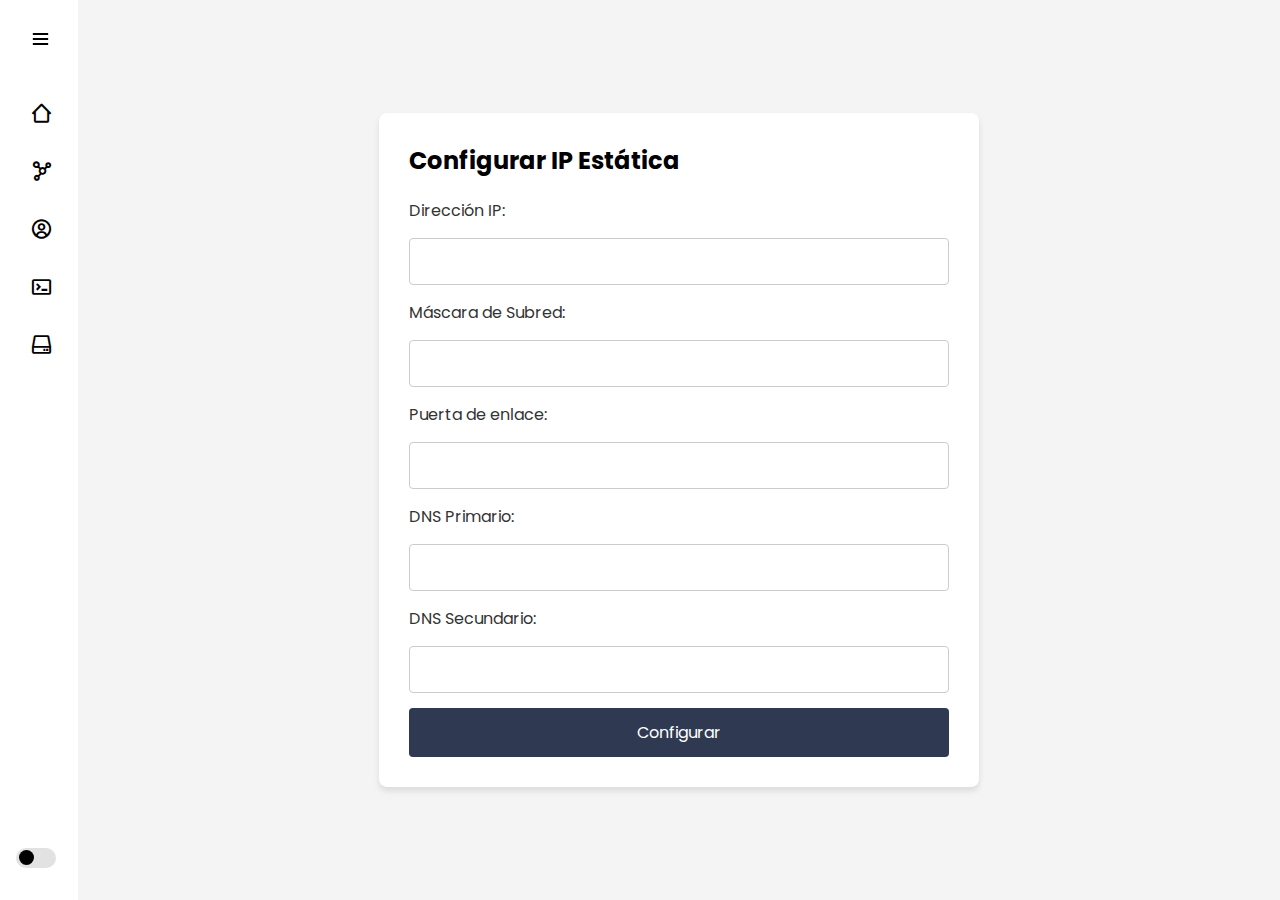
<file: templates/configurar_ip.html>
<!DOCTYPE html>
<html lang="es">
  <head>
    <meta charset="UTF-8" />
    <meta http-equiv="X-UA-Compatible" content="IE=edge" />
    <meta name="viewport" content="width=device-width, initial-scale=1.0" />
    <title>Configurar IP Estática - Tivotal</title>
    <link rel="stylesheet" href="/static/styles.css" />
    <link href="https://unpkg.com/boxicons@2.1.4/css/boxicons.min.css" rel="stylesheet"/>
    <style>
      /* Reglas adicionales para modo oscuro en toda la página */
      body.dark-mode {
        background-color: #121212;
        color: #ffffff; /* Cambio el color del texto a blanco */
      }
      body.dark-mode .home {
        background-color: #1d1b31;
      }
      body.dark-mode a {
        color: #66b2ff;
      }
      body.dark-mode .container {
        background-color: #222;
        color: #fff; /* Cambio el color del texto dentro del contenedor */
      }
      /* Estilo para el formulario */
      body.dark-mode form {
        background-color: #333;
        padding: 20px;
        border-radius: 8px;
        color: #fff; /* Cambio el color del texto del formulario */
      }
      body.dark-mode input, body.dark-mode button {
        background-color: #444;
        border: 1px solid #666;
        color: #fff; /* Cambio el color del texto dentro de los inputs y botones */
      }
      body.dark-mode input:focus, body.dark-mode button:hover {
        background-color: #555;
      }
      body.dark-mode label {
        color: #ccc; /* Cambio el color de las etiquetas a un tono claro */
      }
    </style>
  </head>
  <body>
    <!-- Sidebar (igual que en index.html) -->
    <section class="sidebar">
      <div class="nav-header">
        <p class="logo">Tivotal</p>
        <i class="bx bx-menu btn-menu"></i>
      </div>
      <ul class="nav-links">
        <li>
          <a href="/">
            <i class="bx bx-home-alt-2"></i>
            <span class="title">Home</span>
          </a>
          <span class="tooltip">Home</span>
        </li>
        <li>
          <a href="/configurar_ip">
            <i class="bx bx-network-chart"></i>
            <span class="title">Configurar IP</span>
          </a>
          <span class="tooltip">Configurar IP</span>
        </li>
        <li>
          <a href="/gestion_usuarios">
            <i class="bx bx-user-circle"></i>
            <span class="title">Gestión de Usuarios</span>
          </a>
          <span class="tooltip">Gestión de Usuarios</span>
        </li>
        <li>
          <a href="/ssh_terminal">
            <i class="bx bx-terminal"></i>
            <span class="title">Terminal SSH</span>
          </a>
          <span class="tooltip">Terminal SSH</span>
        </li>
        <li>
          <a href="/almacenamiento">
            <i class="bx bx-hdd"></i>
            <span class="title">Almacenamiento y RAID</span>
          </a>
          <span class="tooltip">Almacenamiento y RAID</span>
        </li>
      </ul>
      <div class="theme-wrapper">
        <i class="bx bxs-moon theme-icon"></i>
        <p>Dark Theme</p>
        <div class="theme-btn">
          <span class="theme-ball"></span>
        </div>
      </div>
    </section>
    
    <!-- Contenido Central (adaptado para configurar IP) -->
    <section class="home">
      <div class="container">
        <h1>Configurar IP Estática</h1>
        <form id="ip-form" method="POST" action="/configurar">
          <label for="ip-address">Dirección IP:</label>
          <input type="text" id="ip-address" name="ip-address" required>

          <label for="subnet-mask">Máscara de Subred:</label>
          <input type="text" id="subnet-mask" name="subnet-mask" required>

          <label for="gateway">Puerta de enlace:</label>
          <input type="text" id="gateway" name="gateway" required>

          <label for="dns1">DNS Primario:</label>
          <input type="text" id="dns1" name="dns1" required>

          <label for="dns2">DNS Secundario:</label>
          <input type="text" id="dns2" name="dns2" required>

          <button type="submit">Configurar</button>
        </form>
      </div>
    </section>
    
    <!-- Script: Igual que en index.html para manejar el sidebar y el tema -->
    <script>
        const btn_menu = document.querySelector(".btn-menu");
        const side_bar = document.querySelector(".sidebar");
      
        btn_menu.addEventListener("click", function () {
          side_bar.classList.toggle("expand");
          changebtn();
        });
      
        function changebtn() {
          if (side_bar.classList.contains("expand")) {
            btn_menu.classList.replace("bx-menu", "bx-menu-alt-right");
          } else {
            btn_menu.classList.replace("bx-menu-alt-right", "bx-menu");
          }
        }
      
        const btn_theme = document.querySelector(".theme-btn");
        const theme_ball = document.querySelector(".theme-ball");
        const header = document.querySelector("h1");  // Seleccionamos el encabezado para cambiar el color
      
        const localData = localStorage.getItem("theme");
      
        if (localData == null) {
          localStorage.setItem("theme", "light");
        }
      
        if (localData == "dark") {
          document.body.classList.add("dark-mode");
          theme_ball.classList.add("dark");
          header.style.color = "white";  // Cambiamos el color del encabezado a blanco en modo oscuro
        } else if (localData == "light") {
          document.body.classList.remove("dark-mode");
          theme_ball.classList.remove("dark");
          header.style.color = "black";  // Cambiamos el color del encabezado a negro en modo claro
        }
      
        btn_theme.addEventListener("click", function () {
          document.body.classList.toggle("dark-mode");
          theme_ball.classList.toggle("dark");
      
          if (document.body.classList.contains("dark-mode")) {
            localStorage.setItem("theme", "dark");
            header.style.color = "white";  // Cambiar a blanco cuando el tema es oscuro
          } else {
            localStorage.setItem("theme", "light");
            header.style.color = "black";  // Cambiar a negro cuando el tema es claro
          }
        });
      </script>      
  </body>
</html>
</file>
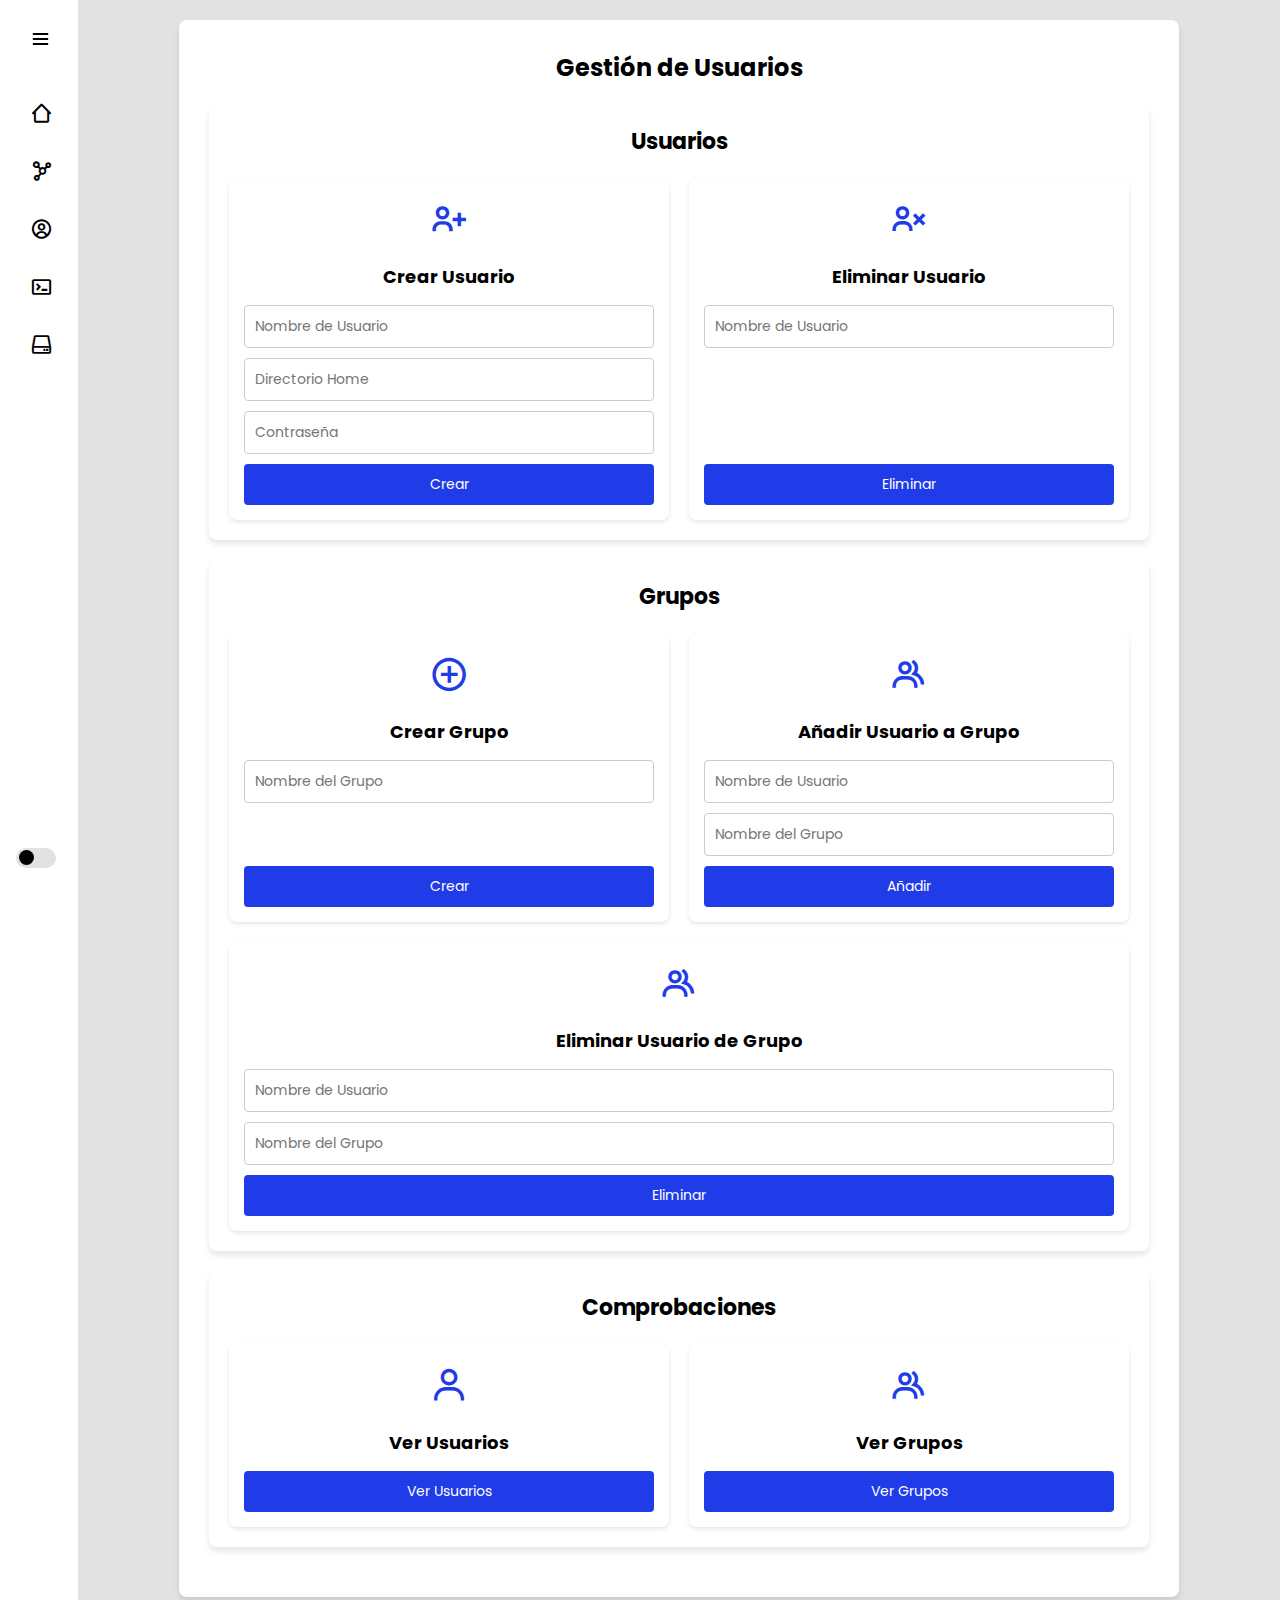
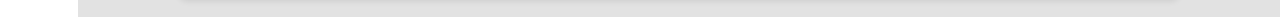
<file: templates/gestion_usuarios.html>
<!DOCTYPE html>
<html lang="es">
  <head>
    <meta charset="UTF-8" />
    <meta http-equiv="X-UA-Compatible" content="IE=edge" />
    <meta name="viewport" content="width=device-width, initial-scale=1.0" />
    <title>Gestión de Usuarios - Tivotal</title>
    <!-- Se enlaza la hoja de estilos exclusiva para Gestión de Usuarios -->
    <link rel="stylesheet" href="/static/styles_usuarios.css" />
    <link
      href="https://unpkg.com/boxicons@2.1.4/css/boxicons.min.css"
      rel="stylesheet"
    />
  </head>
  <body>
    <!-- SIDEBAR (igual que en las demás páginas) -->
    <section class="sidebar">
      <div class="nav-header">
        <p class="logo">Tivotal</p>
        <i class="bx bx-menu btn-menu"></i>
      </div>
      <ul class="nav-links">
        <li>
          <a href="/">
            <i class="bx bx-home-alt-2"></i>
            <span class="title">Home</span>
          </a>
          <span class="tooltip">Home</span>
        </li>
        <li>
          <a href="/configurar_ip">
            <i class="bx bx-network-chart"></i>
            <span class="title">Configurar IP</span>
          </a>
          <span class="tooltip">Configurar IP</span>
        </li>
        <li>
          <a href="/gestion_usuarios">
            <i class="bx bx-user-circle"></i>
            <span class="title">Gestión de Usuarios</span>
          </a>
          <span class="tooltip">Gestión de Usuarios</span>
        </li>
        <li>
          <a href="/ssh_terminal">
            <i class="bx bx-terminal"></i>
            <span class="title">Terminal SSH</span>
          </a>
          <span class="tooltip">Terminal SSH</span>
        </li>
        <li>
          <a href="/almacenamiento">
            <i class="bx bx-hdd"></i>
            <span class="title">Almacenamiento y RAID</span>
          </a>
          <span class="tooltip">Almacenamiento y RAID</span>
        </li>
      </ul>
      <div class="theme-wrapper">
        <i class="bx bxs-moon theme-icon"></i>
        <p>Dark Theme</p>
        <div class="theme-btn">
          <span class="theme-ball"></span>
        </div>
      </div>
    </section>
    
    <!-- CONTENIDO CENTRAL -->
    <section class="home">
      <div class="container">
        <h1>Gestión de Usuarios</h1>
        
        <!-- Big Box: Usuarios (Crear y Eliminar Usuario) -->
        <div class="big-box user-box">
          <h2>Usuarios</h2>
          <div class="actions">
            <!-- Acción: Crear Usuario -->
            <div class="action-card" id="crear-usuario">
              <div class="card-icon">
                <i class="bx bx-user-plus"></i>
              </div>
              <h3>Crear Usuario</h3>
              <form id="create-user-form" method="POST" action="/crear_usuario">
                <input type="text" name="nombre" placeholder="Nombre de Usuario" required>
                <input type="text" name="home" placeholder="Directorio Home" required>
                <input type="password" name="password" placeholder="Contraseña" required>
                <button type="submit">Crear</button>
              </form>
            </div>
            <!-- Acción: Eliminar Usuario -->
            <div class="action-card" id="eliminar-usuario">
              <div class="card-icon">
                <i class="bx bx-user-x"></i>
              </div>
              <h3>Eliminar Usuario</h3>
              <form id="delete-user-form" method="POST" action="/eliminar_usuario">
                <input type="text" name="nombre" placeholder="Nombre de Usuario" required>
                <button type="submit">Eliminar</button>
              </form>
            </div>
          </div>
        </div>
        
        <!-- Big Box: Grupos (Crear Grupo, Añadir y Eliminar Usuario de Grupo) -->
        <div class="big-box group-box">
          <h2>Grupos</h2>
          <div class="actions">
            <!-- Acción: Crear Grupo -->
            <div class="action-card" id="crear-grupo">
              <div class="card-icon">
                <i class="bx bx-plus-circle"></i>
              </div>
              <h3>Crear Grupo</h3>
              <form id="create-group-form" method="POST" action="/crear_grupo">
                <input type="text" name="nombre_grupo" placeholder="Nombre del Grupo" required>
                <button type="submit">Crear</button>
              </form>
            </div>
            <!-- Acción: Añadir Usuario a Grupo -->
            <div class="action-card" id="anadir-usuario-grupo">
              <div class="card-icon">
                <i class="bx bx-group"></i>
              </div>
              <h3>Añadir Usuario a Grupo</h3>
              <form id="add-to-group-form" method="POST" action="/add_to_group">
                <input type="text" name="nombre" placeholder="Nombre de Usuario" required>
                <input type="text" name="grupo" placeholder="Nombre del Grupo" required>
                <button type="submit">Añadir</button>
              </form>
            </div>
            <!-- Acción: Eliminar Usuario de Grupo -->
            <div class="action-card" id="eliminar-usuario-grupo">
              <div class="card-icon">
                <i class="bx bx-group"></i>
              </div>
              <h3>Eliminar Usuario de Grupo</h3>
              <form id="remove-from-group-form" method="POST" action="/remove_from_group">
                <input type="text" name="nombre" placeholder="Nombre de Usuario" required>
                <input type="text" name="grupo" placeholder="Nombre del Grupo" required>
                <button type="submit">Eliminar</button>
              </form>
            </div>
          </div>
        </div>
        
        <!-- Big Box: Comprobaciones (Ver Usuarios y Ver Grupos) -->
        <div class="big-box check-box">
          <h2>Comprobaciones</h2>
          <div class="actions">
            <!-- Acción: Ver Usuarios -->
            <div class="action-card" id="ver-usuarios">
              <div class="card-icon">
                <i class="bx bx-user"></i>
              </div>
              <h3>Ver Usuarios</h3>
              <form id="view-users-form" method="GET" action="/ver_usuarios">
                <button type="submit">Ver Usuarios</button>
              </form>
            </div>
            <!-- Acción: Ver Grupos -->
            <div class="action-card" id="ver-grupos">
              <div class="card-icon">
                <i class="bx bx-group"></i>
              </div>
              <h3>Ver Grupos</h3>
              <form id="view-groups-form" method="GET" action="/ver_grupos">
                <button type="submit">Ver Grupos</button>
              </form>
            </div>
          </div>
        </div>
        
      </div>
    </section>
    
    <!-- Script: Manejo del Sidebar y del Modo Oscuro -->
    <script>
      const btn_menu = document.querySelector(".btn-menu");
      const side_bar = document.querySelector(".sidebar");

      btn_menu.addEventListener("click", function () {
        side_bar.classList.toggle("expand");
        changebtn();
      });

      function changebtn() {
        if (side_bar.classList.contains("expand")) {
          btn_menu.classList.replace("bx-menu", "bx-menu-alt-right");
        } else {
          btn_menu.classList.replace("bx-menu-alt-right", "bx-menu");
        }
      }

      const btn_theme = document.querySelector(".theme-btn");
      const theme_ball = document.querySelector(".theme-ball");

      const localData = localStorage.getItem("theme");

      if (localData == null) {
        localStorage.setItem("theme", "light");
      }

      if (localData == "dark") {
        document.body.classList.add("dark-mode");
        theme_ball.classList.add("dark");
      } else if (localData == "light") {
        document.body.classList.remove("dark-mode");
        theme_ball.classList.remove("dark");
      }

      btn_theme.addEventListener("click", function () {
        document.body.classList.toggle("dark-mode");
        theme_ball.classList.toggle("dark");
        if (document.body.classList.contains("dark-mode")) {
          localStorage.setItem("theme", "dark");
        } else {
          localStorage.setItem("theme", "light");
        }
      });
    </script>
  </body>
</html>
</file>
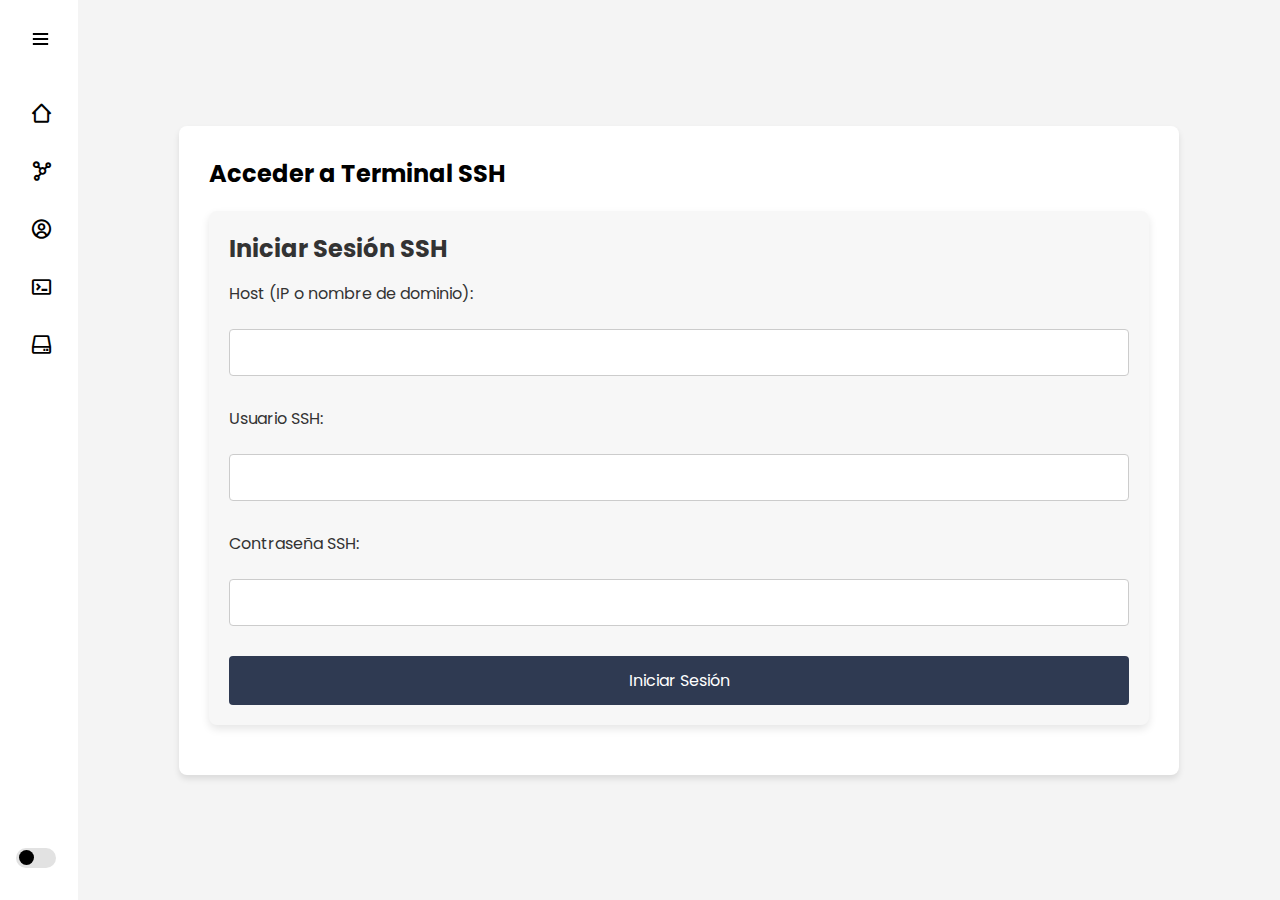
<file: templates/ssh_terminal.html>
<!DOCTYPE html>
<html lang="es">
<head>
  <meta charset="UTF-8" />
  <meta http-equiv="X-UA-Compatible" content="IE=edge" />
  <meta name="viewport" content="width=device-width, initial-scale=1.0" />
  <title>Terminal SSH</title>
  <link rel="stylesheet" href="/static/styles.css" />
  <link href="https://unpkg.com/boxicons@2.1.4/css/boxicons.min.css" rel="stylesheet" />
  <style>
    /* Estilos para el área de la terminal */
    .terminal {
      background-color: #1e1e1e;
      color: #fff;
      padding: 20px;
      border-radius: 5px;
      font-family: monospace;
      font-size: 16px;
      height: 600px;  /* Aumenta la altura para que se vea más como una terminal real */
      width: 100%;
      max-width: 1000px;  /* Ancho máximo de 1000px */
      overflow-y: scroll;
      white-space: pre-wrap;
      margin-top: 20px;
      margin-left: auto;
      margin-right: auto;
    }
    .terminal input {
      background-color: transparent;
      color: #fff;
      border: none;
      outline: none;
      width: 100%;
      font-size: 16px;
      font-family: monospace;
      padding: 5px;
      margin-top: 5px;
      border-radius: 0;
    }
    .terminal .prompt {
      color: #00ff00;
    }
    .terminal .output {
      color: #a9b7c6;
      white-space: pre-wrap;
      word-wrap: break-word;
    }
    .terminal .error {
      color: #f44336;
    }
    .command-wrapper {
      display: flex;
      justify-content: space-between;
      width: 100%;
    }
    .command-wrapper span {
      color: #00ff00;
    }
    /* Contenedor que agrupa el login y la terminal */
    .form-and-terminal-box {
      width: 100%;
      max-width: 1000px;
      margin: 0 auto;
    }
    /* Caja de login (doble caja) en modo claro */
    .form-box {
      background-color: #f7f7f7;
      padding: 20px;
      margin: 20px 0;
      border-radius: 8px;
      box-shadow: 0 4px 8px rgba(0,0,0,0.1);
    }
    .form-box h2 {
      margin-bottom: 15px;
      color: #333;
    }
    .form-box label {
      display: block;
      margin-bottom: 8px;
      color: #666;
    }
    .form-box input {
      width: 100%;
      padding: 10px;
      margin-bottom: 15px;
      border: 1px solid #ddd;
      border-radius: 5px;
      color: #333;
      background-color: #fff;
    }
    .form-box button {
      padding: 10px 15px;
      background-color: #007bff;
      color: #fff;
      border: none;
      border-radius: 5px;
      cursor: pointer;
    }
    .form-box button:hover {
      background-color: #0056b3;
    }
    /* Contenedor de login */
    #login-container {
      /* Este contenedor agrupa el encabezado y el formulario de login */
      margin-bottom: 20px;
    }
    /* Botón para cerrar la terminal */
    .close-terminal-btn {
      position: absolute;
      top: 10px;
      right: 10px;
      background-color: #f44336;
      color: #fff;
      border: none;
      padding: 8px;
      border-radius: 5px;
      cursor: pointer;
    }
    /* Reglas adicionales para modo oscuro */
    body.dark-mode {
      background-color: #121212;
      color: #ffffff;
    }
    body.dark-mode .home {
      background-color: #1d1b31;
    }
    body.dark-mode a {
      color: #66b2ff;
    }
    body.dark-mode .container {
      background-color: #222;
      color: #fff;
    }
    body.dark-mode .form-box {
      background-color: #333;
    }
    body.dark-mode .form-box h2 {
      color: #fff;
    }
    body.dark-mode .form-box label {
      color: #ccc;
    }
    body.dark-mode .form-box input,
    body.dark-mode .form-box button {
      background-color: #444;
      border: 1px solid #666;
      color: #fff;
    }

    body.dark-mode .form-box input:focus{
      background-color: #444;
    }

    body.dark-mode .form-box button:hover {
      background-color: #203be8;
    }
    /* Estilos para centrar el contenedor general (sin afectar el sidebar) */
    .container {
      padding: 30px;
      width: 100%;
      max-width: 1000px;
      margin: 0 auto;
      box-sizing: border-box;
    }
  </style>
</head>
<body>
  <!-- Sidebar -->
  <section class="sidebar">
    <div class="nav-header">
      <p class="logo">Tivotal</p>
      <i class="bx bx-menu btn-menu"></i>
    </div>
    <ul class="nav-links">
      <li>
        <a href="/">
          <i class="bx bx-home-alt-2"></i>
          <span class="title">Home</span>
        </a>
        <span class="tooltip">Home</span>
      </li>
      <li>
        <a href="/configurar_ip">
          <i class="bx bx-network-chart"></i>
          <span class="title">Configurar IP</span>
        </a>
        <span class="tooltip">Configurar IP</span>
      </li>
      <li>
        <a href="/gestion_usuarios">
          <i class="bx bx-user-circle"></i>
          <span class="title">Gestión de Usuarios</span>
        </a>
        <span class="tooltip">Gestión de Usuarios</span>
      </li>
      <li>
        <a href="/ssh_terminal">
          <i class="bx bx-terminal"></i>
          <span class="title">Terminal SSH</span>
        </a>
        <span class="tooltip">Terminal SSH</span>
      </li>
      <li>
        <a href="/almacenamiento">
          <i class="bx bx-hdd"></i>
          <span class="title">Almacenamiento y RAID</span>
        </a>
        <span class="tooltip">Almacenamiento y RAID</span>
      </li>
    </ul>
    <div class="theme-wrapper">
      <i class="bx bxs-moon theme-icon"></i>
      <p>Dark Theme</p>
      <div class="theme-btn">
        <span class="theme-ball"></span>
      </div>
    </div>
  </section>

  <!-- Contenido Principal -->
  <section class="home">
    <div class="container">
      <div class="form-and-terminal-box">
        <div id="login-container">
          <h1>Acceder a Terminal SSH</h1>
          <!-- Caja de formulario para iniciar sesión SSH -->
          <div class="form-box">
            <h2>Iniciar Sesión SSH</h2>
            <form id="ssh-login-form" method="POST" action="/ssh_login">
              <label for="hostname">Host (IP o nombre de dominio):</label>
              <input type="text" id="hostname" name="hostname" required>

              <label for="username">Usuario SSH:</label>
              <input type="text" id="username" name="username" required>

              <label for="password">Contraseña SSH:</label>
              <input type="password" id="password" name="password" required>

              <button type="submit">Iniciar Sesión</button>
            </form>
          </div>
        </div>

        <!-- Caja para la terminal SSH (oculta inicialmente) -->
        <div id="terminal" class="terminal" style="display:none;">
          <button id="close-terminal-btn" class="close-terminal-btn">Cerrar Terminal</button>
          <div id="command-output"></div>
          <div class="command-wrapper">
            <span id="prompt" class="prompt">user@hostname:~$ </span>
            <input type="text" id="command" placeholder="Escribe un comando..." />
          </div>
        </div>
      </div>
    </div>
  </section>

  <!-- Script: Manejo del sidebar, modo oscuro y terminal SSH -->
  <script>
    // Sidebar
    const btn_menu = document.querySelector(".btn-menu");
    const side_bar = document.querySelector(".sidebar");
    
    btn_menu.addEventListener("click", function () {
      side_bar.classList.toggle("expand");
      changebtn();
    });
    
    function changebtn() {
      if (side_bar.classList.contains("expand")) {
        btn_menu.classList.replace("bx-menu", "bx-menu-alt-right");
      } else {
        btn_menu.classList.replace("bx-menu-alt-right", "bx-menu");
      }
    }
    
    // Modo oscuro
    const btn_theme = document.querySelector(".theme-btn");
    const theme_ball = document.querySelector(".theme-ball");
    const header = document.querySelector("h1");
    
    const localData = localStorage.getItem("theme");
    
    if (localData == null) {
      localStorage.setItem("theme", "light");
    }
    
    if (localData == "dark") {
      document.body.classList.add("dark-mode");
      theme_ball.classList.add("dark");
      header.style.color = "white";
    } else if (localData == "light") {
      document.body.classList.remove("dark-mode");
      theme_ball.classList.remove("dark");
      header.style.color = "black";
    }
    
    btn_theme.addEventListener("click", function () {
      document.body.classList.toggle("dark-mode");
      theme_ball.classList.toggle("dark");
    
      if (document.body.classList.contains("dark-mode")) {
        localStorage.setItem("theme", "dark");
        header.style.color = "white";
      } else {
        localStorage.setItem("theme", "light");
        header.style.color = "black";
      }
    });
    
    // Manejo del formulario de inicio de sesión SSH y la terminal
    document.getElementById('ssh-login-form').onsubmit = function(event) {
      event.preventDefault();
    
      var form = new FormData(this);
    
      fetch('/ssh_login', {
        method: 'POST',
        body: form
      })
      .then(response => response.json())
      .then(data => {
        if (data.success) {
          // Ocultamos el contenedor de login completo
          document.getElementById('login-container').style.display = 'none';
          document.getElementById('terminal').style.display = 'block';
        } else {
          alert('Error al iniciar sesión: ' + data.message);
        }
      });
    };
    
    document.getElementById('command').addEventListener('keypress', function(event) {
      if (event.key === 'Enter') {
        var command = this.value;
        var outputDiv = document.getElementById('command-output');
        outputDiv.innerHTML += `<span class="prompt">user@hostname:~$ </span>${command}\n`;
    
        var formData = new FormData();
        formData.append('command', command);
    
        fetch('/run_command', {
          method: 'POST',
          body: formData
        })
        .then(response => response.json())
        .then(data => {
          if (data.success) {
            outputDiv.innerHTML += `<span class="output">${data.output}</span>\n`;
          } else {
            outputDiv.innerHTML += `<span class="error">${data.message}</span>\n`;
          }
    
          outputDiv.scrollTop = outputDiv.scrollHeight;
          document.getElementById('command').value = '';
        });
      }
    });
    
    // Botón para cerrar la terminal y volver al login
    document.getElementById('close-terminal-btn').addEventListener('click', function() {
      document.getElementById('terminal').style.display = 'none';
      document.getElementById('login-container').style.display = 'block';
    });
  </script>
</body>
</html>
</file>
<file: static/styles.css>
@import url("https://fonts.googleapis.com/css2?family=Poppins:wght@200;300;400;500;600;700&display=swap");

* {
  margin: 0;
  padding: 0;
  box-sizing: border-box;
  font-family: "Poppins", sans-serif;
  --color-hover: #203be8;
  --transition: all 0.2s ease;
}

:root {
  --color-white: #fff;
  --color-black: #000;
  --color-bg: #e2e2e2;
}

.dark-mode {
  --color-white: #000;
  --color-black: #fff;
  --color-bg: #1d1b31;
}

img {
  display: block; /* Elimina el espacio en línea alrededor de la imagen */
  margin-left: auto; /* Centra la imagen horizontalmente */
  margin-right: auto; /* Centra la imagen horizontalmente */
  max-width: 100%; /* Asegura que la imagen no se desborde del contenedor */
  height: auto; /* Mantiene las proporciones originales de la imagen */
}

/* Sidebar */
.sidebar {
  position: fixed;
  top: 0;
  left: 0;
  z-index: 100;
  width: 78px;
  height: 100%;
  background: var(--color-white);
  padding: 8px 16px;
  transition: var(--transition);
}

.sidebar.expand {
  width: 250px;
}

.nav-header {
  height: 60px;
  display: flex;
  align-items: center;
  position: relative;
}

.nav-header .logo {
  color: var(--color-black);
  font-size: 23px;
  font-weight: 600;
  opacity: 0;
  transition: var(--transition);
}

.sidebar.expand .nav-header .logo {
  opacity: 1;
  transition: var(--transition);
}

.nav-header .btn-menu {
  position: absolute;
  color: var(--color-black);
  top: 50%;
  right: 0;
  transform: translateY(-50%);
  font-size: 23px;
  cursor: pointer;
  margin-right: 10px;
}

.sidebar.expand .nav-header .btn-menu {
  margin-right: 0;
}

.nav-links {
  margin-top: 20px;
  height: 100%;
}

.nav-links li {
  position: relative;
  margin: 8px 0;
  list-style: none;
}

.nav-links i {
  color: var(--color-black);
  height: 50px;
  min-width: 50px;
  font-size: 23px;
  text-align: center;
  line-height: 50px;
}

.nav-links li a {
  display: flex;
  height: 100%;
  width: 100%;
  border-radius: 12px;
  align-items: center;
  text-decoration: none;
  background: var(--color-white);
}

.nav-links li:hover a {
  background: var(--color-hover);
}

.nav-links li:hover i {
  color: var(--color-white);
}

.nav-links li a .title {
  color: var(--color-black);
  font-size: 15px;
  font-weight: 400;
  white-space: nowrap;
  display: none;
  transition: var(--transition);
}

.sidebar.expand .nav-links li a .title {
  display: block;
  transition: var(--transition);
}

.nav-links li:hover a .title {
  color: var(--color-white);
}

.nav-links li .tooltip {
  position: absolute;
  top: -20px;
  left: calc(100% + 15px);
  z-index: 3;
  background: var(--color-white);
  box-shadow: 0 5px 10px rgba(0, 0, 0, 0.3);
  padding: 6px 14px;
  color: var(--color-black);
  font-size: 15px;
  white-space: nowrap;
  border-radius: 3px;
  opacity: 0;
  pointer-events: none;
  transition: 0s;
}

.sidebar li:hover .tooltip {
  opacity: 1;
  pointer-events: auto;
  transition: var(--transition);
  top: 50%;
  transform: translateY(-50%);
}

.sidebar.expand .tooltip {
  display: none;
}

.nav-links .search-btn {
  position: absolute;
  top: 50%;
  left: 0;
  transform: translateY(-25px);
  font-size: 23px;
  color: var(--color-black);
  border-radius: 12px;
  background: var(--color-white);
  transition: var(--transition);
}

.sidebar.expand .nav-links .search-btn {
  background: transparent;
  transition: var(--transition);
}

.sidebar.expand .nav-links li:hover .search-btn {
  color: var(--color-black);
}

.nav-links .search-btn:hover {
  background: var(--color-hover);
}

/* Theme wrapper */
.theme-wrapper {
  position: fixed;
  bottom: 0;
  display: flex;
  justify-content: space-between;
  height: 60px;
  width: 250px;
  left: 0;
  padding: 8px 16px;
}

.theme-wrapper .theme-icon {
  font-size: 20px;
  color: var(--color-black);
  display: none;
  transition: var(--transition);
}

.sidebar.expand .theme-wrapper .theme-icon {
  display: block;
}

.theme-wrapper p {
  font-size: 16px;
  color: var(--color-black);
  font-weight: 400;
  display: none;
  transition: var(--transition);
}

.sidebar.expand .theme-wrapper p {
  display: block;
}

.theme-wrapper .theme-btn {
  width: 40px;
  height: 20px;
  background: var(--color-bg);
  border-radius: 30px;
  position: relative;
  cursor: pointer;
}

.theme-wrapper .theme-btn .theme-ball {
  position: absolute;
  width: 15px;
  height: 15px;
  background: var(--color-black);
  border-radius: 50%;
  top: 2px;
  left: 3px;
  transition: var(--transition);
}

.theme-wrapper .theme-btn .theme-ball.dark {
  left: 20px;
}

/* Home section and container adjustments */
.home {
  position: relative;
  top: 0;
  left: 78px;
  width: calc(100% - 78px);
  min-height: 100vh;
  background: var(--color-bg);
  z-index: 6;
  transition: var(--transition);
}

.sidebar.expand ~ .home {
  left: 250px;
  width: calc(100% - 250px);
  transition: var(--transition);
}

.home p {
  font-size: 20px;
  font-weight: 500;
  color: var(--color-black);
  margin: 20px;
  white-space: nowrap;
}

/* Centering the container in the home section */
.home {
  display: flex;
  justify-content: center;
  align-items: center;
  background-color: #f4f4f4;
  padding: 20px;
}

.container {
  background-color: #ffffff;
  border-radius: 8px;
  padding: 30px;
  box-shadow: 0 4px 6px rgba(0, 0, 0, 0.1);
  width: 100%;
  max-width: 600px;
  display: flex;
  flex-direction: column;
  gap: 20px;
}

/* Container title */
.container h1 {
  font-size: 24px;
  color: #333;
}

/* Form styles */
.container form {
  display: flex;
  flex-direction: column;
  gap: 15px;
}

.container form label {
  font-size: 16px;
  color: #333;
}

/* Aseguramos que los inputs y botón ocupen el 100% del ancho */
.container form input[type="text"],
.container form button[type="submit"] {
  width: 100%;
  box-sizing: border-box;
}

.container form input[type="text"], .container form input[type="password"] {
  padding: 10px;
  font-size: 16px;
  border: 1px solid #ccc;
  border-radius: 4px;
}

.container form button[type="submit"] {
  padding: 12px;
  background-color: #2f3a52;
  color: #fff;
  border: none;
  border-radius: 4px;
  font-size: 16px;
  cursor: pointer;
  transition: background-color 0.3s ease;
}

.container form button[type="submit"]:hover {
  background-color: #3a4a63;
}

/* Hide back-link */
.back-link {
  display: none;
}
</file>
<file: static/styles_usuarios.css>
@import url("https://fonts.googleapis.com/css2?family=Poppins:wght@200;300;400;500;600;700&display=swap");

* {
  margin: 0;
  padding: 0;
  box-sizing: border-box;
  font-family: "Poppins", sans-serif;
  --color-hover: rgba(32, 59, 232);
  --transition: all 0.2s ease;
}

:root {
  --color-white: #fff;
  --color-black: #000;
  --color-bg: #e2e2e2;
  --color-container: #ffffff;
  --color-hover: #203be8;
}

.dark-mode {
  --color-white: #000;
  --color-black: #fff;
  --color-bg: #1d1b31;
  --color-container: #2b2b2b;
  --color-hover: #1a2d78;
}

/* Aseguramos que las imágenes se adapten */
img {
  display: block;
  margin: 0 auto;
  max-width: 100%;
  height: auto;
}

/* ============================= */
/* SIDEBAR                      */
/* ============================= */
.sidebar {
  position: fixed;
  top: 0;
  left: 0;
  z-index: 100;
  width: 78px;
  height: 100%;
  background: var(--color-white);
  padding: 8px 16px;
  transition: var(--transition);
}

.sidebar.expand {
  width: 250px;
  transition: var(--transition);
}

.nav-header {
  height: 60px;
  display: flex;
  align-items: center;
  position: relative;
}

.nav-header .logo {
  color: var(--color-black);
  font-size: 23px;
  font-weight: 600;
  opacity: 0;
  transition: var(--transition);
}

.sidebar.expand .nav-header .logo {
  opacity: 1;
}

.nav-header .btn-menu {
  position: absolute;
  color: var(--color-black);
  top: 50%;
  right: 0;
  transform: translateY(-50%);
  font-size: 23px;
  cursor: pointer;
  margin-right: 10px;
}

.sidebar.expand .nav-header .btn-menu {
  margin-right: 0;
}

.nav-links {
  margin-top: 20px;
  height: 100%;
}

.nav-links li {
  position: relative;
  margin: 8px 0;
  list-style: none;
}

.nav-links i {
  color: var(--color-black);
  height: 50px;
  min-width: 50px;
  font-size: 23px;
  text-align: center;
  line-height: 50px;
}

.nav-links li a {
  display: flex;
  height: 100%;
  width: 100%;
  border-radius: 12px;
  align-items: center;
  text-decoration: none;
  background: var(--color-white);
}

.nav-links li:hover a {
  background: var(--color-hover);
}

.nav-links li:hover i {
  color: var(--color-white);
}

.nav-links li a .title {
  color: var(--color-black);
  font-size: 15px;
  font-weight: 400;
  white-space: nowrap;
  display: none;
  transition: var(--transition);
}

.sidebar.expand .nav-links li a .title {
  display: block;
}

.nav-links li:hover a .title {
  color: var(--color-white);
}

.nav-links li .tooltip {
  position: absolute;
  top: -20px;
  left: calc(100% + 15px);
  z-index: 3;
  background: var(--color-white);
  box-shadow: 0 5px 10px rgba(0, 0, 0, 0.3);
  padding: 6px 14px;
  color: var(--color-black);
  font-size: 15px;
  white-space: nowrap;
  border-radius: 3px;
  opacity: 0;
  pointer-events: none;
}

.sidebar li:hover .tooltip {
  opacity: 1;
  pointer-events: auto;
  top: 50%;
  transform: translateY(-50%);
}

.sidebar.expand .tooltip {
  display: none;
}

.nav-links .search-btn {
  position: absolute;
  top: 50%;
  left: 0;
  transform: translateY(-25px);
  font-size: 23px;
  color: var(--color-black);
  border-radius: 12px;
  background: var(--color-white);
}

.sidebar.expand .nav-links .search-btn {
  background: transparent;
}

.nav-links .search-btn:hover {
  background: var(--color-hover);
}

/* ============================= */
/* THEME WRAPPER                */
/* ============================= */
.theme-wrapper {
  position: fixed;
  bottom: 0;
  display: flex;
  justify-content: space-between;
  height: 60px;
  width: 250px;
  left: 0;
  padding: 8px 16px;
}

.theme-wrapper .theme-icon {
  font-size: 20px;
  color: var(--color-black);
  display: none;
  transition: var(--transition);
}

.sidebar.expand .theme-wrapper .theme-icon {
  display: block;
}

.theme-wrapper p {
  font-size: 16px;
  color: var(--color-black);
  font-weight: 400;
  display: none;
  transition: var(--transition);
}

.sidebar.expand .theme-wrapper p {
  display: block;
}

.theme-wrapper .theme-btn {
  width: 40px;
  height: 20px;
  background: var(--color-bg);
  border-radius: 30px;
  position: relative;
  cursor: pointer;
}

.theme-wrapper .theme-btn .theme-ball {
  position: absolute;
  width: 15px;
  height: 15px;
  background: var(--color-black);
  border-radius: 50%;
  top: 2px;
  left: 3px;
  transition: var(--transition);
}

.theme-wrapper .theme-btn .theme-ball.dark {
  left: 20px;
}

/* ============================= */
/* HOME SECTION                 */
/* ============================= */
.home {
  position: relative;
  top: 0;
  left: 78px;
  width: calc(100% - 78px);
  min-height: 100vh;
  background: var(--color-bg);
  z-index: 6;
  display: flex;
  justify-content: center;
  align-items: center;
  padding: 20px;
}

.sidebar.expand ~ .home {
  left: 250px;
  width: calc(100% - 250px);
}

.home p {
  font-size: 20px;
  font-weight: 500;
  color: var(--color-black);
  display: inline-block;
  margin: 20px;
  white-space: nowrap;
}

/* ============================= */
/* CONTENEDOR PRINCIPAL         */
/* ============================= */
.container {
  background-color: var(--color-container);
  border-radius: 8px;
  padding: 30px;
  box-shadow: 0 4px 6px rgba(0, 0, 0, 0.1);
  width: 100%;
  max-width: 1000px;
}

.container h1 {
  font-size: 24px;
  text-align: center;
  margin-bottom: 20px;
  color: var(--color-black);
}

/* ============================= */
/* ESTRUCTURA DE BIG BOXES       */
/* ============================= */
.big-box {
  background: var(--color-container);
  border-radius: 8px;
  padding: 20px;
  margin-bottom: 20px;
  box-shadow: 0 4px 6px rgba(0, 0, 0, 0.1);
}

.big-box h2 {
  font-size: 22px;
  text-align: center;
  margin-bottom: 20px;
  color: var(--color-black);
}

.actions {
  display: flex;
  flex-wrap: wrap;
  justify-content: center;
  gap: 20px;
}

/* ============================= */
/* ESTILOS DE LAS TARJETAS      */
/* ============================= */
/* Cada acción se forzará a tener un mínimo de altura para alinear el botón al fondo */
.action-card {
    background: var(--color-white);
    border-radius: 8px;
    padding: 15px;
    flex: 1 1 300px;
    display: flex;
    flex-direction: column;
    justify-content: space-between;
    box-shadow: 0 2px 4px rgba(0,0,0,0.1);
  }
  .action-card .card-icon {
    font-size: 40px;
    color: var(--color-hover);
    margin-bottom: 10px;
    text-align: center;
  }
  .action-card h3 {
    font-size: 18px;
    margin-bottom: 15px;
    text-align: center;
    color: var(--color-black);
  }
  /* Los formularios se muestran en columna; forzamos que el botón se ubique al final */
  .action-card form {
    display: flex;
    flex-direction: column;
    gap: 10px;
    flex-grow: 1;
  }
  .action-card form input[type="text"],
  .action-card form input[type="password"] {
    padding: 10px;
    border: 1px solid #ccc;
    border-radius: 4px;
    width: 100%;
    font-size: 14px;
  }
  .action-card form button {
    padding: 10px;
    background-color: var(--color-hover);
    color: var(--color-white);
    border: none;
    border-radius: 4px;
    font-size: 14px;
    cursor: pointer;
    margin-top: auto;
  }
  .action-card form button:hover {
    background-color: #1a2d78;
  }

.dark-mode .big-box {
    background-color: #343333;
}

.dark-mode .action-card {
    background-color: #3e3d3d;
}

.dark-mode input{
    background-color: #383838;
}

.dark-mode .action-card form button {
    background-color: #444444;
}

.dark-mode .action-card form button:hover {
    background-color: #555555;
}
  

/* ============================= */
/* PANTALLA DE CARGA           */
/* ============================= */
.loader {
  position: absolute;
  top: 50%;
  left: 50%;
  transform: translate(-50%, -50%);
  font-size: 18px;
  font-weight: 500;
  color: var(--color-black);
}
</file>
